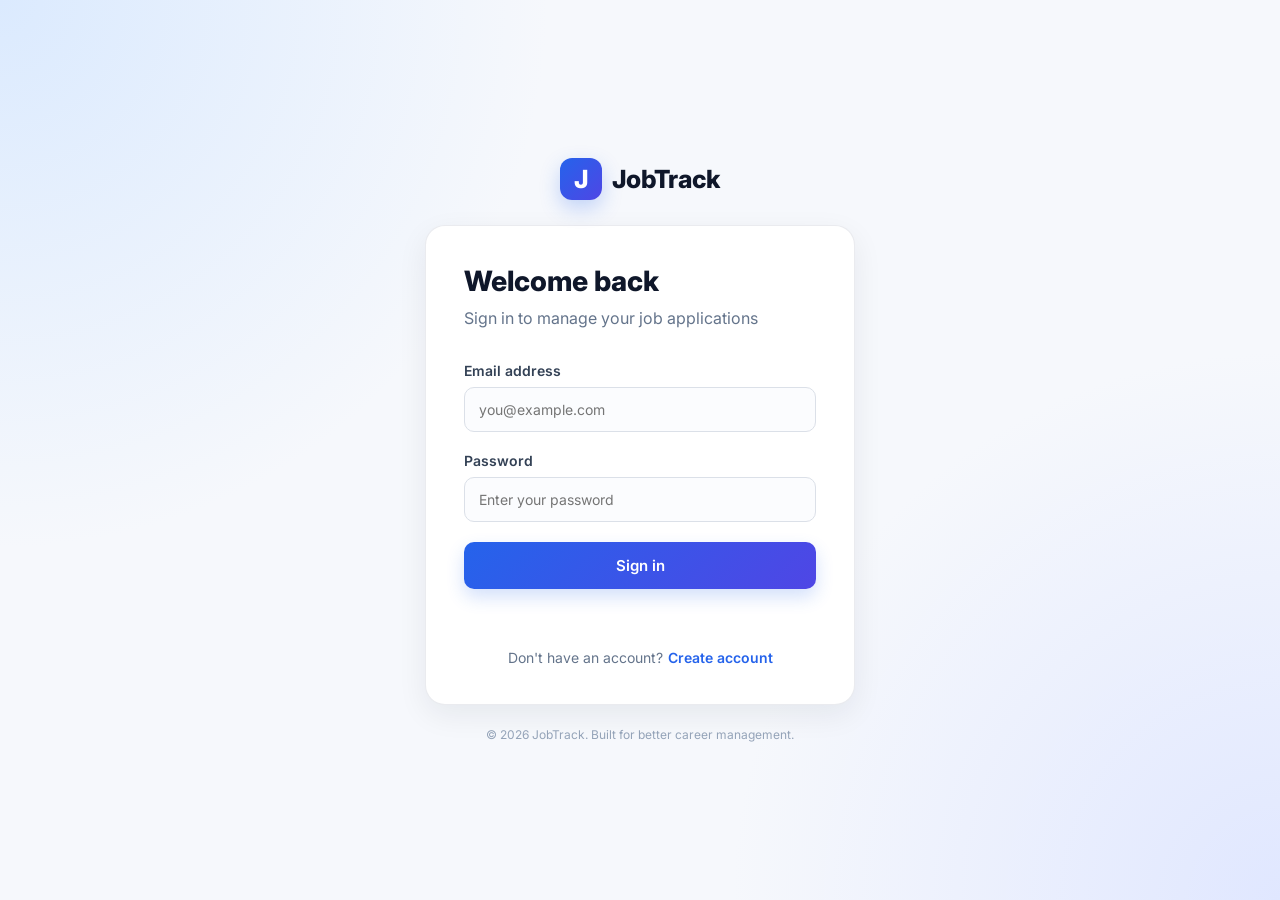
<file: job_tracker/frontend/index.html>
<!DOCTYPE html>
<html lang="en">

<head>
    <meta charset="UTF-8">
    <meta name="viewport" content="width=device-width, initial-scale=1.0">

    <title>JobTrack - Login</title>

    <link rel="preconnect" href="https://fonts.googleapis.com">
    <link rel="preconnect" href="https://fonts.gstatic.com" crossorigin>

    <link
        href="https://fonts.googleapis.com/css2?family=Inter:wght@400;500;600;700;800&display=swap"
        rel="stylesheet"
    >

    <link rel="stylesheet" href="css/style.css">
</head>

<body>

    <div class="auth-page">

        <div class="auth-container">

            <div class="brand-logo">
                <div class="brand-icon">J</div>
                <span>JobTrack</span>
            </div>

            <div class="auth-card">

                <div class="auth-header">
                    <h1>Welcome back</h1>

                    <p>
                        Sign in to manage your job applications
                    </p>
                </div>

                <form id="loginForm">

                    <div class="form-group">

                        <label for="email">
                            Email address
                        </label>

                        <input
                            type="email"
                            id="email"
                            placeholder="you@example.com"
                            required
                        >

                    </div>

                    <div class="form-group">

                        <label for="password">
                            Password
                        </label>

                        <input
                            type="password"
                            id="password"
                            placeholder="Enter your password"
                            minlength="8"
                            maxlength="72"
                            required
                        >

                    </div>

                    <button
                        type="submit"
                        class="primary-btn"
                    >
                        Sign in
                    </button>

                </form>

                <p
                    id="errorMessage"
                    class="error-message"
                ></p>

                <div class="auth-footer">

                    <span>
                        Don't have an account?
                    </span>

                    <a href="signup.html">
                        Create account
                    </a>

                </div>

            </div>

            <p class="copyright">
                © 2026 JobTrack. Built for better career management.
            </p>

        </div>

    </div>

    <script src="js/api-error.js"></script>
    <script src="js/auth.js"></script>

</body>

</html>
</file>
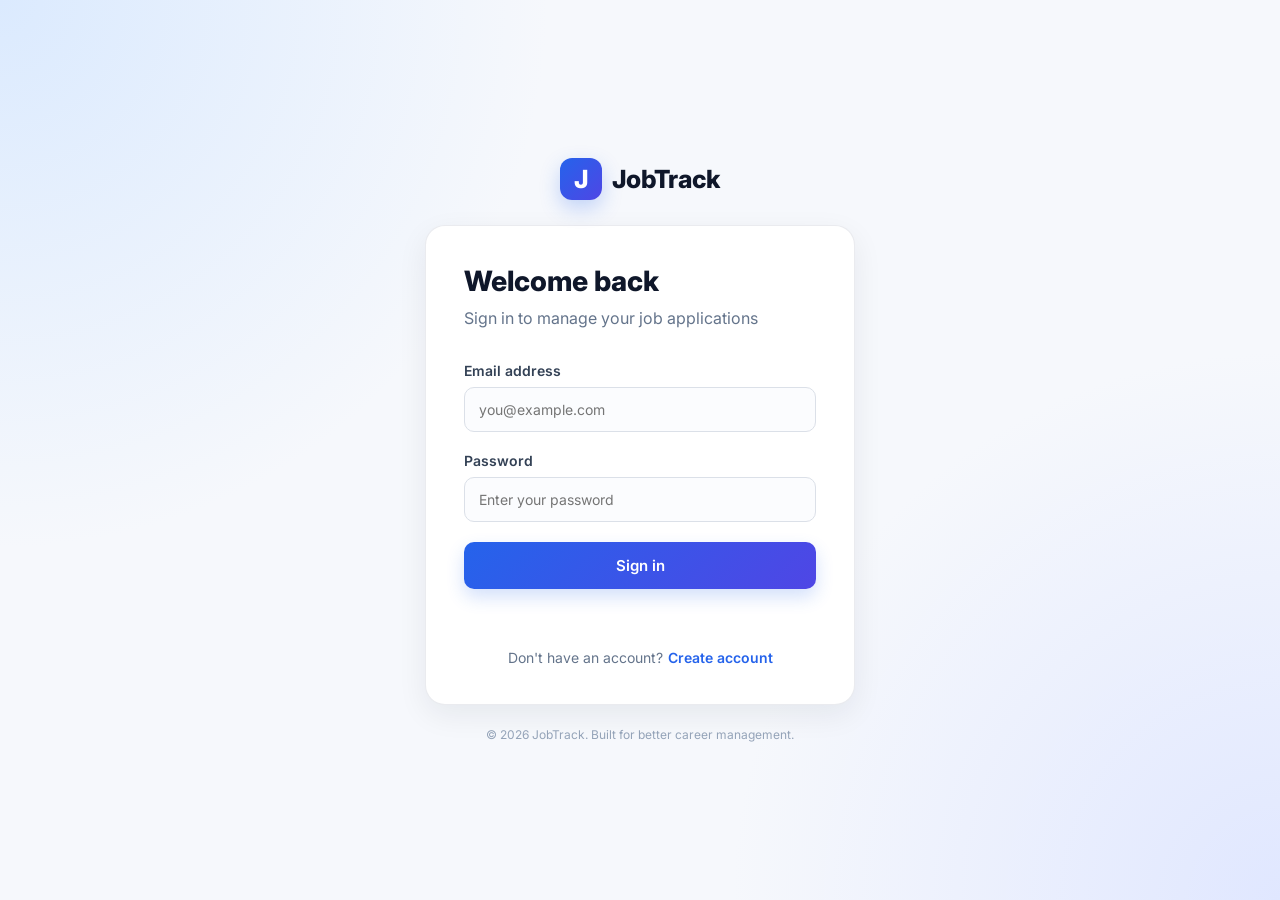
<file: job_tracker/frontend/applications.html>
<!DOCTYPE html>
<html lang="en">

<head>

    <meta charset="UTF-8">
    <meta name="viewport" content="width=device-width, initial-scale=1.0">

    <title>JobTrack - Applications</title>

    <link rel="preconnect" href="https://fonts.googleapis.com">
    <link rel="preconnect" href="https://fonts.gstatic.com" crossorigin>

    <link
        href="https://fonts.googleapis.com/css2?family=Inter:wght@400;500;600;700;800&display=swap"
        rel="stylesheet"
    >

    <link rel="stylesheet" href="css/style.css">

</head>

<body>

<div class="dashboard">

    <aside class="sidebar">

        <div class="sidebar-brand">

            <div class="brand-icon">
                J
            </div>

            <span>
                JobTrack
            </span>

        </div>


        <nav class="sidebar-nav">

            <a href="dashboard.html" class="nav-item">
                <span class="nav-icon">⌂</span>
                Dashboard
            </a>

            <a href="applications.html" class="nav-item active">
                <span class="nav-icon">▣</span>
                Applications
            </a>

            <a href="interviews.html" class="nav-item">
                <span class="nav-icon">◷</span>
                Interviews
            </a>

            <a href="notes.html" class="nav-item">
                <span class="nav-icon">✎</span>
                Notes
            </a>

        </nav>


        <div class="sidebar-bottom">

            <button id="logoutButton" class="logout-btn">
                <span>↪</span>
                Logout
            </button>

        </div>

    </aside>


    <main class="main-content">

        <header class="dashboard-header">

            <div>

                <p class="eyebrow">
                    JOB SEARCH
                </p>

                <h1>
                    Applications
                </h1>

                <p class="dashboard-subtitle">
                    Manage all your job applications.
                </p>

            </div>

        </header>


        <!-- ADD APPLICATION -->

        <section class="dashboard-card">

            <div class="card-header">

                <div>

                    <h2>
                        Add Application
                    </h2>

                    <p>
                        Add a new job application.
                    </p>

                </div>

            </div>


            <form id="applicationForm">

                <div class="form-grid">

                    <div class="form-group">

                        <label for="companyName">
                            Company Name
                        </label>

                        <input
                            type="text"
                            id="companyName"
                            placeholder="e.g. Google"
                            required
                        >

                    </div>


                    <div class="form-group">

                        <label for="jobTitle">
                            Job Title
                        </label>

                        <input
                            type="text"
                            id="jobTitle"
                            placeholder="e.g. Software Engineer"
                            required
                        >

                    </div>


                    <div class="form-group">

                        <label for="applicationStatus">
                            Status
                        </label>

                        <select id="applicationStatus" required>

                            <option value="applied">
                                Applied
                            </option>

                            <option value="interview">
                                Interview
                            </option>

                            <option value="rejected">
                                Rejected
                            </option>

                            <option value="offer">
                                Offer
                            </option>

                        </select>

                    </div>


                    <div class="form-group">

                        <label for="appliedDate">
                            Applied Date
                        </label>

                        <input
                            type="date"
                            id="appliedDate"
                            required
                        >

                    </div>


                    <div class="form-group">

                        <label for="deadline">
                            Deadline
                        </label>

                        <input
                            type="date"
                            id="deadline"
                        >

                    </div>


                    <div class="form-group">

                        <label for="salary">
                            Salary
                        </label>

                        <input
                            type="number"
                            id="salary"
                            placeholder="e.g. 80000"
                        >

                    </div>

                </div>


                <button
                    type="submit"
                    class="primary-btn"
                >
                    Add Application
                </button>


                <p
                    id="applicationMessage"
                    class="form-message"
                ></p>

            </form>

        </section>


        <!-- APPLICATION LIST -->

        <section class="dashboard-card">

            <div class="card-header">

                <div>

                    <h2>
                        Your Applications
                    </h2>

                    <p id="applicationsMessage">
                        Loading applications...
                    </p>

                </div>

            </div>


            <div id="applicationsList"></div>

        </section>

    </main>

</div>


<script src="js/app-shell.js"></script>
<script src="js/applications.js"></script>

</body>

</html>
</file>
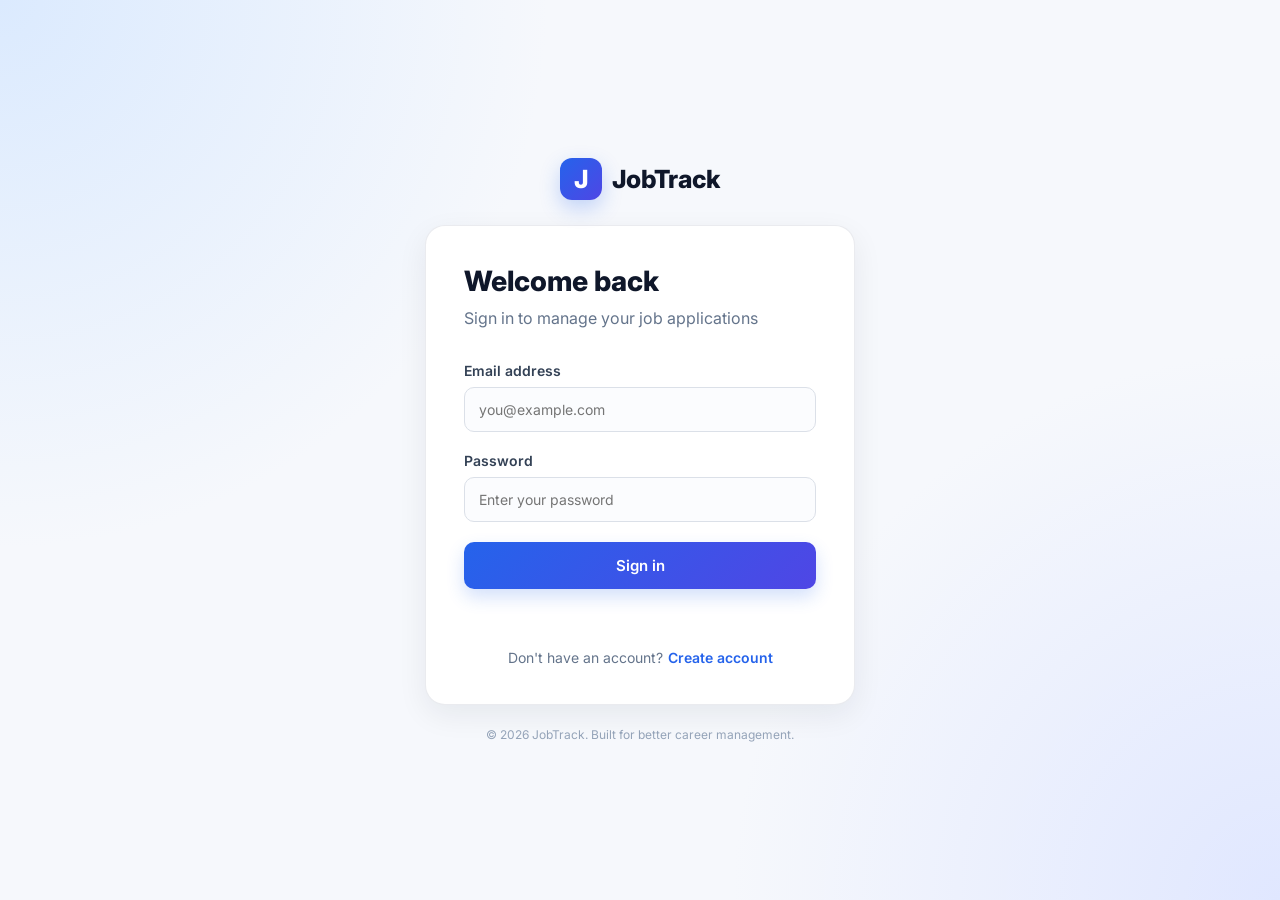
<file: job_tracker/frontend/dashboard.html>
<!DOCTYPE html>
<html lang="en">

<head>

    <meta charset="UTF-8">
    <meta name="viewport" content="width=device-width, initial-scale=1.0">

    <title>JobTrack - Dashboard</title>

    <link rel="preconnect" href="https://fonts.googleapis.com">
    <link rel="preconnect" href="https://fonts.gstatic.com" crossorigin>

    <link
        href="https://fonts.googleapis.com/css2?family=Inter:wght@400;500;600;700;800&display=swap"
        rel="stylesheet"
    >

    <link rel="stylesheet" href="css/style.css">

</head>

<body>

    <div class="dashboard">

        <aside class="sidebar">

            <div class="sidebar-brand">

                <div class="brand-icon">
                    J
                </div>

                <span>
                    JobTrack
                </span>

            </div>

            <nav class="sidebar-nav">

                <a
                    href="dashboard.html"
                    class="nav-item active"
                >
                    <span class="nav-icon">⌂</span>
                    Dashboard
                </a>

                <a
                    href="applications.html"
                    class="nav-item"
                >
                    <span class="nav-icon">▣</span>
                    Applications
                </a>

                <a
                    href="interviews.html"
                    class="nav-item"
                >
                    <span class="nav-icon">◷</span>
                    Interviews
                </a>

                <a
                    href="notes.html"
                    class="nav-item"
                >
                    <span class="nav-icon">✎</span>
                    Notes
                </a>

            </nav>

            <div class="sidebar-bottom">

                <button
                    id="logoutButton"
                    class="logout-btn"
                >
                    <span>↪</span>
                    Logout
                </button>

            </div>

        </aside>


        <main class="main-content">

            <header class="dashboard-header">

                <div>

                    <p class="eyebrow">
                        OVERVIEW
                    </p>

                    <h1>
                        Dashboard
                    </h1>

                    <p class="dashboard-subtitle">
                        Track your job search and stay organized.
                    </p>

                </div>

            </header>


            <!-- STATISTICS -->

            <section class="stats-grid">

                <div class="stat-card">

                    <div class="stat-top">

                        <span class="stat-label">
                            Total Applications
                        </span>

                        <div class="stat-icon blue">
                            ▣
                        </div>

                    </div>

                    <div
                        id="totalApplications"
                        class="stat-number"
                    >
                        0
                    </div>

                    <p class="stat-description">
                        All applications
                    </p>

                </div>


                <div class="stat-card">

                    <div class="stat-top">

                        <span class="stat-label">
                            Applied
                        </span>

                        <div class="stat-icon purple">
                            ↑
                        </div>

                    </div>

                    <div
                        id="appliedApplications"
                        class="stat-number"
                    >
                        0
                    </div>

                    <p class="stat-description">
                        Applications submitted
                    </p>

                </div>


                <div class="stat-card">

                    <div class="stat-top">

                        <span class="stat-label">
                            Interviews
                        </span>

                        <div class="stat-icon orange">
                            ◷
                        </div>

                    </div>

                    <div
                        id="interviewApplications"
                        class="stat-number"
                    >
                        0
                    </div>

                    <p class="stat-description">
                        Interview stage
                    </p>

                </div>


                <div class="stat-card">

                    <div class="stat-top">

                        <span class="stat-label">
                            Offers
                        </span>

                        <div class="stat-icon green">
                            ✓
                        </div>

                    </div>

                    <div
                        id="offerApplications"
                        class="stat-number"
                    >
                        0
                    </div>

                    <p class="stat-description">
                        Offers received
                    </p>

                </div>


                <div class="stat-card">

                    <div class="stat-top">

                        <span class="stat-label">
                            Rejected
                        </span>

                        <div class="stat-icon red">
                            ×
                        </div>

                    </div>

                    <div
                        id="rejectedApplications"
                        class="stat-number"
                    >
                        0
                    </div>

                    <p class="stat-description">
                        Applications rejected
                    </p>

                </div>

            </section>


            <!-- ADD APPLICATION -->

            <section class="dashboard-card add-application-card">

                <div class="card-header">

                    <div>

                        <h2>
                            Add Application
                        </h2>

                        <p>
                            Add a new job application.
                        </p>

                    </div>

                    <span class="card-symbol">
                        +
                    </span>

                </div>


                <form id="applicationForm">

                    <div class="form-grid">

                        <div class="form-group">

                            <label for="companyName">
                                Company Name
                            </label>

                            <input
                                type="text"
                                id="companyName"
                                placeholder="e.g. Google"
                                required
                            >

                        </div>


                        <div class="form-group">

                            <label for="jobTitle">
                                Job Title
                            </label>

                            <input
                                type="text"
                                id="jobTitle"
                                placeholder="e.g. Software Engineer Intern"
                                required
                            >

                        </div>


                        <div class="form-group">

                            <label for="applicationStatus">
                                Status
                            </label>

                            <select
                                id="applicationStatus"
                                required
                            >

                                <option value="applied">
                                    Applied
                                </option>

                                <option value="interview">
                                    Interview
                                </option>

                                <option value="rejected">
                                    Rejected
                                </option>

                                <option value="offer">
                                    Offer
                                </option>

                            </select>

                        </div>


                        <div class="form-group">

                            <label for="appliedDate">
                                Applied Date
                            </label>

                            <input
                                type="date"
                                id="appliedDate"
                                required
                            >

                        </div>


                        <div class="form-group">

                            <label for="deadline">
                                Deadline
                            </label>

                            <input
                                type="date"
                                id="deadline"
                            >

                        </div>


                        <div class="form-group">

                            <label for="salary">
                                Salary
                            </label>

                            <input
                                type="number"
                                id="salary"
                                placeholder="e.g. 80000"
                            >

                        </div>

                    </div>


                    <button
                        type="submit"
                        class="primary-btn"
                    >
                        Add Application
                    </button>


                    <p
                        id="applicationMessage"
                        class="form-message"
                    ></p>

                </form>

            </section>


            <!-- RECENT APPLICATIONS + DEADLINES -->

            <section class="dashboard-grid">

                <div class="dashboard-card">

                    <div class="card-header">

                        <div>

                            <h2>
                                Recent Applications
                            </h2>

                            <p>
                                Your latest job applications
                            </p>

                        </div>

                        <span class="card-symbol">
                            ▣
                        </span>

                    </div>


                    <div id="recentApplications">

                        <p class="empty-message">
                            Loading applications...
                        </p>

                    </div>

                </div>


                <div class="dashboard-card">

                    <div class="card-header">

                        <div>

                            <h2>
                                Upcoming Deadlines
                            </h2>

                            <p>
                                Never miss an important deadline
                            </p>

                        </div>

                        <span class="card-symbol">
                            ◷
                        </span>

                    </div>


                    <div id="upcomingDeadlines">

                        <p class="empty-message">
                            Loading deadlines...
                        </p>

                    </div>

                </div>

            </section>

        </main>

    </div>


    <script src="js/dashboard.js"></script>

</body>

</html>
</file>
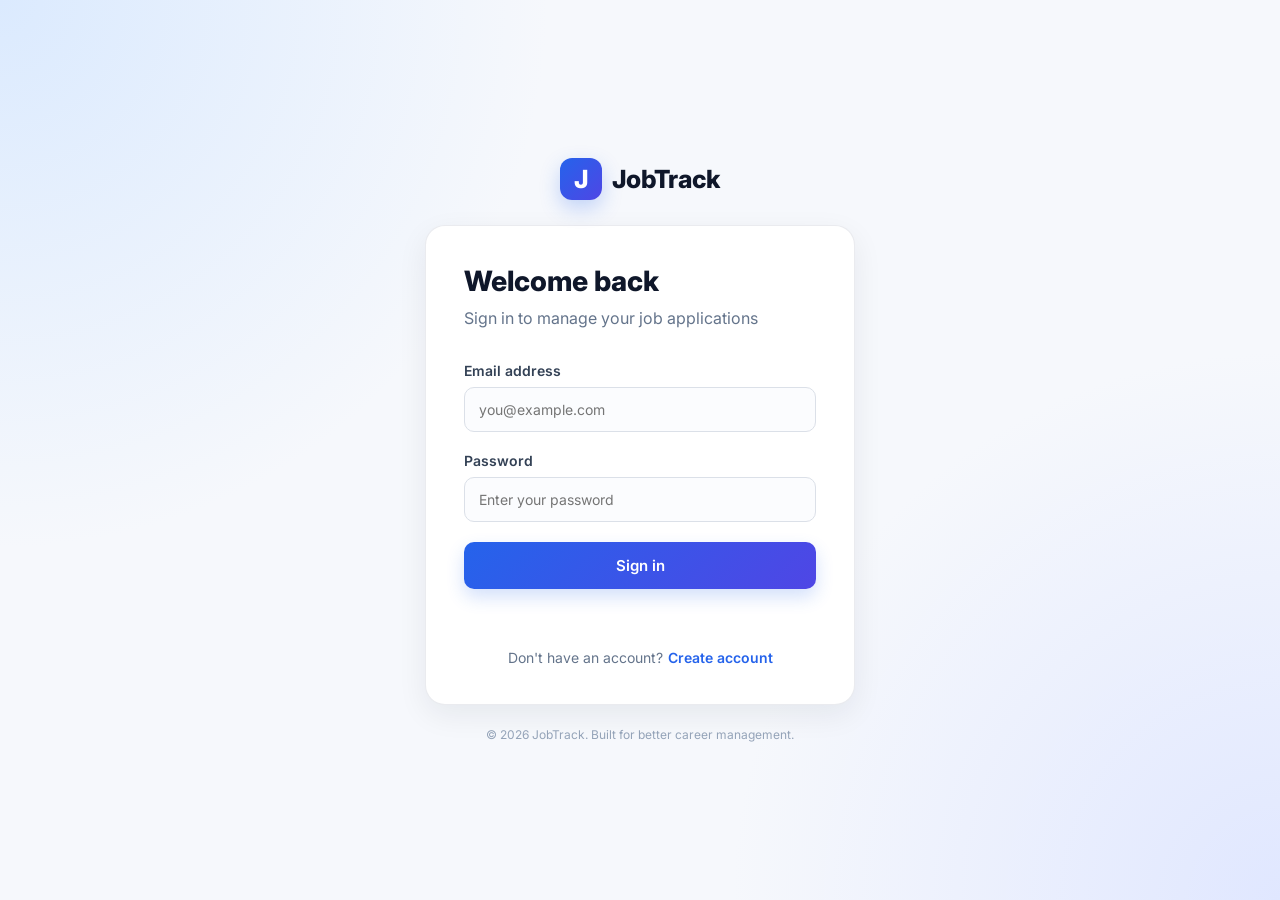
<file: job_tracker/frontend/interviews.html>
<!DOCTYPE html>
<html lang="en">

<head>

    <meta charset="UTF-8">
    <meta name="viewport" content="width=device-width, initial-scale=1.0">

    <title>JobTrack - Interviews</title>

    <link rel="preconnect" href="https://fonts.googleapis.com">
    <link rel="preconnect" href="https://fonts.gstatic.com" crossorigin>

    <link
        href="https://fonts.googleapis.com/css2?family=Inter:wght@400;500;600;700;800&display=swap"
        rel="stylesheet"
    >

    <link rel="stylesheet" href="css/style.css">

</head>

<body>

<div class="dashboard">

    <aside class="sidebar">

        <div class="sidebar-brand">

            <div class="brand-icon">
                J
            </div>

            <span>JobTrack</span>

        </div>


        <nav class="sidebar-nav">

            <a href="dashboard.html" class="nav-item">
                <span class="nav-icon">⌂</span>
                Dashboard
            </a>

            <a href="applications.html" class="nav-item">
                <span class="nav-icon">▣</span>
                Applications
            </a>

            <a href="interviews.html" class="nav-item active">
                <span class="nav-icon">◷</span>
                Interviews
            </a>

            <a href="notes.html" class="nav-item">
                <span class="nav-icon">✎</span>
                Notes
            </a>

        </nav>


        <div class="sidebar-bottom">

            <button id="logoutButton" class="logout-btn">
                <span>↪</span>
                Logout
            </button>

        </div>

    </aside>


    <main class="main-content">

        <header class="dashboard-header">

            <div>

                <p class="eyebrow">
                    JOB SEARCH
                </p>

                <h1>
                    Interviews
                </h1>

                <p class="dashboard-subtitle">
                    Track your upcoming and past interviews.
                </p>

            </div>

        </header>


        <!-- ADD INTERVIEW -->

        <section class="dashboard-card">

            <div class="card-header">

                <div>

                    <h2>
                        Add Interview
                    </h2>

                    <p>
                        Record an interview for an application.
                    </p>

                </div>

            </div>


            <form id="interviewForm">

                <div class="form-grid">

                    <div class="form-group">

                        <label for="applicationSelect">
                            Application
                        </label>

                        <select
                            id="applicationSelect"
                            required
                        >

                            <option value="">
                                Select application
                            </option>

                        </select>

                    </div>


                    <div class="form-group">

                        <label for="interviewDate">
                            Interview Date
                        </label>

                        <input
                            type="datetime-local"
                            id="interviewDate"
                            required
                        >

                    </div>


                    <div class="form-group">

                        <label for="interviewType">
                            Interview Type
                        </label>

                        <select
                            id="interviewType"
                            required
                        >

                            <option value="">
                                Select type
                            </option>

                            <option value="Technical">
                                Technical
                            </option>

                            <option value="HR">
                                HR
                            </option>

                            <option value="Managerial">
                                Managerial
                            </option>

                            <option value="Behavioral">
                                Behavioral
                            </option>

                            <option value="Other">
                                Other
                            </option>

                        </select>

                    </div>


                    <div class="form-group">

                        <label for="interviewResult">
                            Result
                        </label>

                        <select id="interviewResult">

                            <option value="">
                                Not decided
                            </option>

                            <option value="Passed">
                                Passed
                            </option>

                            <option value="Failed">
                                Failed
                            </option>

                            <option value="Pending">
                                Pending
                            </option>

                        </select>

                    </div>

                </div>


                <button
                    type="submit"
                    class="primary-btn"
                >
                    Add Interview
                </button>


                <p
                    id="interviewMessage"
                    class="form-message"
                ></p>

            </form>

        </section>


        <!-- INTERVIEW LIST -->

        <section class="dashboard-card">

            <div class="card-header">

                <div>

                    <h2>
                        Upcoming and Past Interviews
                    </h2>

                    <p id="interviewsMessage">
                        Loading interviews...
                    </p>

                </div>

            </div>


            <div id="interviewsList"></div>

        </section>

    </main>

</div>


<script src="js/app-shell.js"></script>
<script src="js/interviews.js"></script>

</body>

</html>
</file>
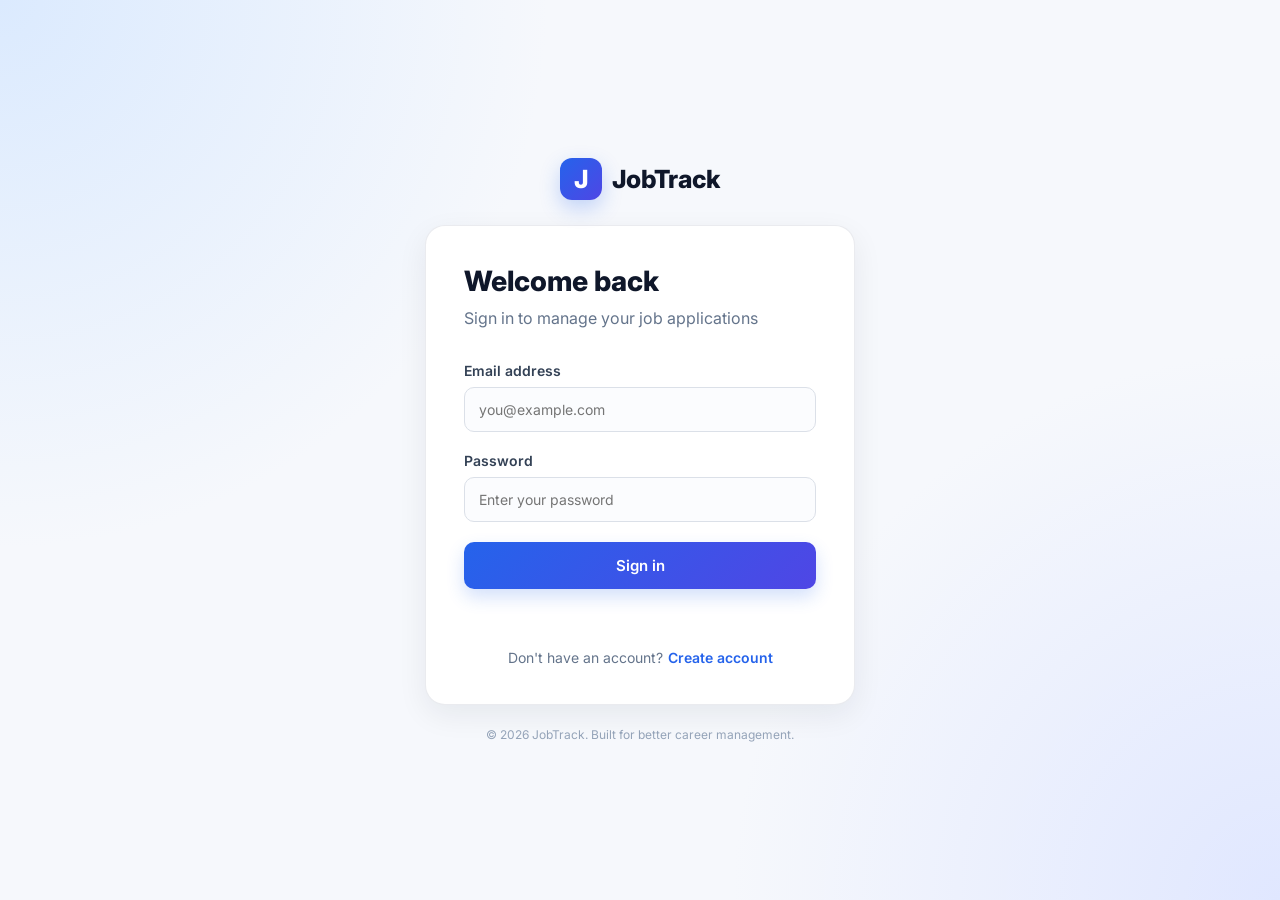
<file: job_tracker/frontend/notes.html>
<!DOCTYPE html>
<html lang="en">

<head>

    <meta charset="UTF-8">
    <meta name="viewport" content="width=device-width, initial-scale=1.0">

    <title>JobTrack - Notes</title>

    <link rel="preconnect" href="https://fonts.googleapis.com">
    <link rel="preconnect" href="https://fonts.gstatic.com" crossorigin>

    <link
        href="https://fonts.googleapis.com/css2?family=Inter:wght@400;500;600;700;800&display=swap"
        rel="stylesheet"
    >

    <link rel="stylesheet" href="css/style.css">

</head>

<body>

<div class="dashboard">

    <aside class="sidebar">

        <div class="sidebar-brand">

            <div class="brand-icon">
                J
            </div>

            <span>
                JobTrack
            </span>

        </div>


        <nav class="sidebar-nav">

            <a href="dashboard.html" class="nav-item">
                <span class="nav-icon">⌂</span>
                Dashboard
            </a>

            <a href="applications.html" class="nav-item">
                <span class="nav-icon">▣</span>
                Applications
            </a>

            <a href="interviews.html" class="nav-item">
                <span class="nav-icon">◷</span>
                Interviews
            </a>

            <a href="notes.html" class="nav-item active">
                <span class="nav-icon">✎</span>
                Notes
            </a>

        </nav>


        <div class="sidebar-bottom">

            <button
                id="logoutButton"
                class="logout-btn"
            >
                <span>↪</span>
                Logout
            </button>

        </div>

    </aside>


    <main class="main-content">

        <header class="dashboard-header">

            <div>

                <p class="eyebrow">
                    JOB SEARCH
                </p>

                <h1>
                    Notes
                </h1>

                <p class="dashboard-subtitle">
                    Keep important notes for your applications.
                </p>

            </div>

        </header>


        <!-- ADD NOTE -->

        <section class="dashboard-card">

            <div class="card-header">

                <div>

                    <h2>
                        Add Note
                    </h2>

                    <p>
                        Save a note for one of your applications.
                    </p>

                </div>

            </div>


            <form id="noteForm">

                <div class="form-group">

                    <label for="noteApplication">
                        Application
                    </label>

                    <select
                        id="noteApplication"
                        required
                    >

                        <option value="">
                            Select application
                        </option>

                    </select>

                </div>


                <div class="form-group">

                    <label for="noteContent">
                        Note
                    </label>

                    <textarea
                        id="noteContent"
                        rows="6"
                        placeholder="Write your note here..."
                        required
                    ></textarea>

                </div>


                <button
                    type="submit"
                    class="primary-btn"
                >
                    Add Note
                </button>


                <p
                    id="noteMessage"
                    class="form-message"
                ></p>

            </form>

        </section>


        <!-- NOTES LIST -->

        <section class="dashboard-card">

            <div class="card-header">

                <div>

                    <h2>
                        Your Notes
                    </h2>

                    <p id="notesMessage">
                        Loading notes...
                    </p>

                </div>

            </div>


            <div id="notesList"></div>

        </section>

    </main>

</div>


<script src="js/app-shell.js"></script>
<script src="js/notes.js"></script>

</body>

</html>
</file>
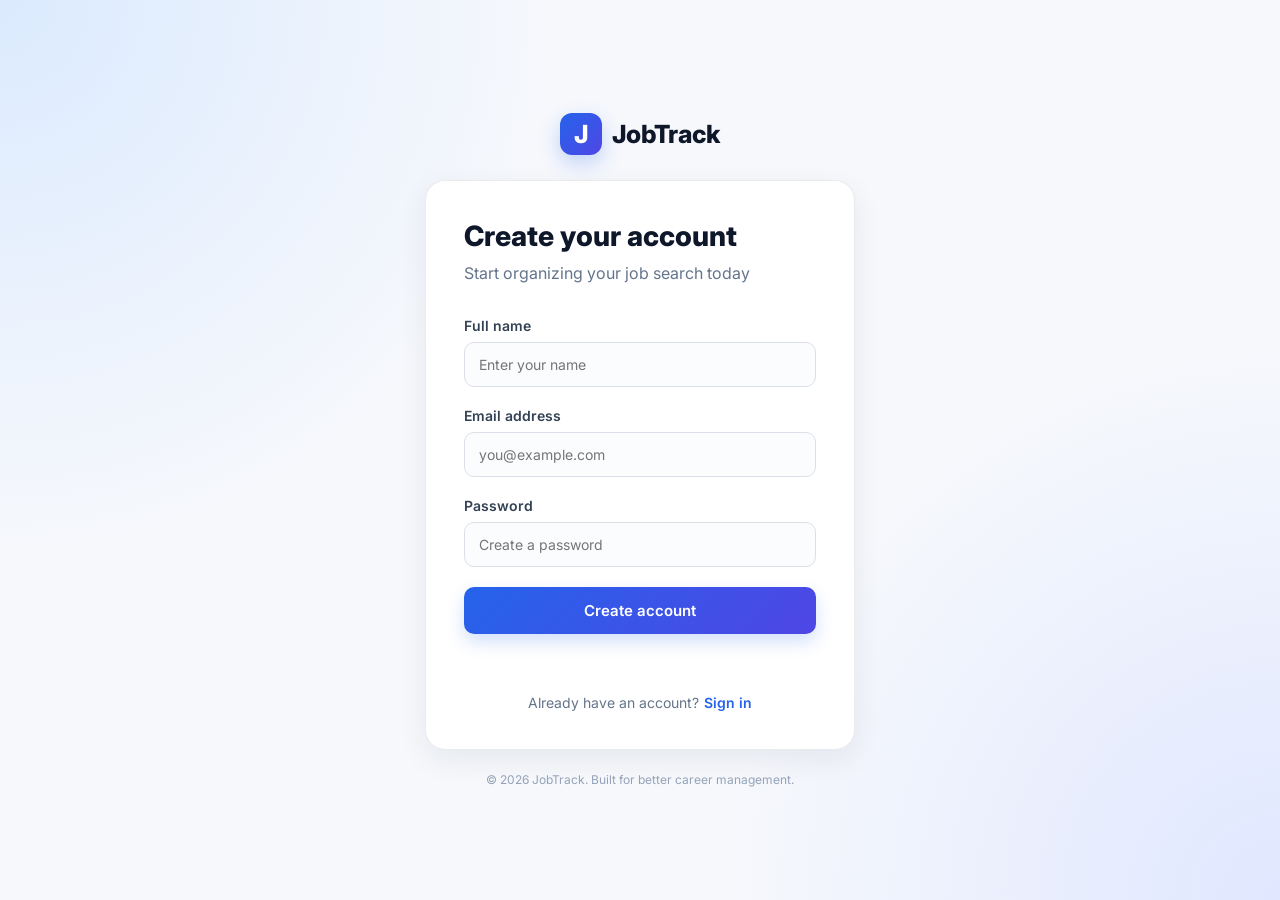
<file: job_tracker/frontend/signup.html>
<!DOCTYPE html>
<html lang="en">

<head>

    <meta charset="UTF-8">
    <meta name="viewport" content="width=device-width, initial-scale=1.0">

    <title>JobTrack - Create Account</title>

    <link rel="preconnect" href="https://fonts.googleapis.com">
    <link rel="preconnect" href="https://fonts.gstatic.com" crossorigin>

    <link
        href="https://fonts.googleapis.com/css2?family=Inter:wght@400;500;600;700;800&display=swap"
        rel="stylesheet"
    >

    <link rel="stylesheet" href="css/style.css">

</head>

<body>

    <div class="auth-page">

        <div class="auth-container">

            <div class="brand-logo">
                <div class="brand-icon">J</div>
                <span>JobTrack</span>
            </div>

            <div class="auth-card">

                <div class="auth-header">

                    <h1>Create your account</h1>

                    <p>
                        Start organizing your job search today
                    </p>

                </div>

                <form id="signupForm">

                    <div class="form-group">

                        <label for="name">
                            Full name
                        </label>

                        <input
                            type="text"
                            id="name"
                            placeholder="Enter your name"
                            required
                        >

                    </div>

                    <div class="form-group">

                        <label for="email">
                            Email address
                        </label>

                        <input
                            type="email"
                            id="email"
                            placeholder="you@example.com"
                            required
                        >

                    </div>

                    <div class="form-group">

                        <label for="password">
                            Password
                        </label>

                        <input
                            type="password"
                            id="password"
                            placeholder="Create a password"
                            minlength="8"
                            maxlength="72"
                            required
                        >

                    </div>

                    <button
                        type="submit"
                        class="primary-btn"
                    >
                        Create account
                    </button>

                </form>

                <p
                    id="signupMessage"
                    class="message"
                ></p>

                <div class="auth-footer">

                    <span>
                        Already have an account?
                    </span>

                    <a href="index.html">
                        Sign in
                    </a>

                </div>

            </div>

            <p class="copyright">
                © 2026 JobTrack. Built for better career management.
            </p>

        </div>

    </div>

    <script src="js/api-error.js"></script>
    <script src="js/signup.js"></script>

</body>

</html>
</file>
<file: job_tracker/frontend/css/style.css>
:root {
    --navy: #0f172a;
    --navy-light: #172554;
    --blue: #2563eb;
    --blue-dark: #1d4ed8;
    --blue-light: #eff6ff;

    --purple: #7c3aed;
    --purple-light: #f3e8ff;

    --green: #16a34a;
    --green-light: #dcfce7;

    --orange: #ea580c;
    --orange-light: #ffedd5;

    --red: #dc2626;
    --red-light: #fee2e2;

    --background: #f6f8fc;
    --white: #ffffff;

    --text: #111827;
    --text-secondary: #64748b;
    --border: #e5e7eb;

    --shadow: 0 10px 30px rgba(15, 23, 42, 0.07);

    --transition: all 0.25s ease;
}

* {
    margin: 0;
    padding: 0;
    box-sizing: border-box;
}
/* =========================
   FORMS
========================= */

.form-grid {
    display: grid;

    grid-template-columns:
        repeat(2, 1fr);

    gap: 20px;
}

.form-group select,
.form-group textarea {
    width: 100%;

    padding: 13px 14px;

    border: 1px solid #dbe0e8;

    border-radius: 10px;

    background: #fbfcfe;

    font-family: inherit;
    font-size: 14px;

    transition: var(--transition);
}

.form-group select:focus,
.form-group textarea:focus {
    outline: none;

    background: white;

    border-color: var(--blue);

    box-shadow:
        0 0 0 4px rgba(37, 99, 235, 0.1);
}

.form-group textarea {
    resize: vertical;

    min-height: 120px;
}

.form-message {
    min-height: 20px;

    margin-top: 15px;

    color: var(--blue);

    font-size: 13px;
    font-weight: 500;
}

.delete-btn {
    margin-top: 10px;

    padding: 6px 10px;

    border: none;

    border-radius: 7px;

    background: var(--red-light);

    color: var(--red);

    font-family: inherit;

    font-size: 11px;
    font-weight: 600;

    cursor: pointer;

    transition: var(--transition);
}

.delete-btn:hover {
    background: var(--red);

    color: white;
}

@media (max-width: 700px) {

    .form-grid {
        grid-template-columns: 1fr;
    }

}

body {
    font-family: "Inter", sans-serif;
    background: var(--background);
    color: var(--text);
}

/* =========================
   AUTH PAGES
========================= */

.auth-page {
    min-height: 100vh;

    display: flex;
    justify-content: center;
    align-items: center;

    padding: 30px;

    background:
        radial-gradient(
            circle at top left,
            #dbeafe 0,
            transparent 35%
        ),
        radial-gradient(
            circle at bottom right,
            #e0e7ff 0,
            transparent 35%
        ),
        var(--background);
}

.auth-container {
    width: 100%;
    max-width: 430px;

    animation: fadeUp 0.6s ease;
}

.brand-logo {
    display: flex;
    justify-content: center;
    align-items: center;

    gap: 10px;

    margin-bottom: 25px;

    font-size: 25px;
    font-weight: 800;

    color: var(--navy);
}

.brand-icon {
    width: 42px;
    height: 42px;

    display: flex;
    justify-content: center;
    align-items: center;

    border-radius: 12px;

    color: white;

    background:
        linear-gradient(
            135deg,
            #2563eb,
            #4f46e5
        );

    box-shadow:
        0 8px 20px rgba(37, 99, 235, 0.25);
}

.auth-card {
    background: var(--white);

    padding: 38px;

    border: 1px solid rgba(229, 231, 235, 0.8);

    border-radius: 20px;

    box-shadow: var(--shadow);
}

.auth-header {
    margin-bottom: 30px;
}

.auth-header h1 {
    font-size: 28px;
    font-weight: 800;

    color: var(--navy);

    margin-bottom: 8px;
}

.auth-header p {
    color: var(--text-secondary);

    line-height: 1.6;
}

.form-group {
    margin-bottom: 20px;
}

.form-group label {
    display: block;

    margin-bottom: 8px;

    font-size: 14px;
    font-weight: 600;

    color: #334155;
}

.form-group input {
    width: 100%;

    padding: 13px 14px;

    border: 1px solid #dbe0e8;

    border-radius: 10px;

    background: #fbfcfe;

    font-family: inherit;
    font-size: 14px;

    transition: var(--transition);
}

.form-group input:focus {
    outline: none;

    background: white;

    border-color: var(--blue);

    box-shadow:
        0 0 0 4px rgba(37, 99, 235, 0.1);
}

.primary-btn {
    width: 100%;

    padding: 14px;

    border: none;
    border-radius: 10px;

    background:
        linear-gradient(
            135deg,
            var(--blue),
            #4f46e5
        );

    color: white;

    font-family: inherit;
    font-size: 15px;
    font-weight: 600;

    cursor: pointer;

    transition: var(--transition);

    box-shadow:
        0 8px 18px rgba(37, 99, 235, 0.2);
}

.primary-btn:hover {
    transform: translateY(-2px);

    box-shadow:
        0 12px 25px rgba(37, 99, 235, 0.3);
}

.primary-btn:active {
    transform: translateY(0);
}

.auth-footer {
    display: flex;
    justify-content: center;

    gap: 5px;

    margin-top: 25px;

    font-size: 14px;

    color: var(--text-secondary);
}

.auth-footer a {
    color: var(--blue);

    font-weight: 600;

    text-decoration: none;
}

.auth-footer a:hover {
    text-decoration: underline;
}

.error-message {
    min-height: 20px;

    margin-top: 15px;

    text-align: center;

    color: var(--red);

    font-size: 14px;
}

.message {
    min-height: 20px;

    margin-top: 15px;

    text-align: center;

    font-size: 14px;
}

.copyright {
    margin-top: 22px;

    text-align: center;

    color: #94a3b8;

    font-size: 12px;
}

/* =========================
   DASHBOARD
========================= */

.dashboard {
    min-height: 100vh;

    display: flex;
}

/* Sidebar */

.sidebar {
    width: 250px;

    min-height: 100vh;

    display: flex;
    flex-direction: column;

    padding: 25px 18px;

    background:
        linear-gradient(
            180deg,
            #0f172a,
            #172554
        );

    color: white;
}

.sidebar-brand {
    display: flex;
    align-items: center;

    gap: 10px;

    padding: 0 10px;

    margin-bottom: 45px;

    font-size: 20px;
    font-weight: 800;
}

.sidebar-brand .brand-icon {
    width: 38px;
    height: 38px;

    border-radius: 10px;

    background:
        linear-gradient(
            135deg,
            #2563eb,
            #6366f1
        );
}

.sidebar-nav {
    display: flex;
    flex-direction: column;

    gap: 7px;
}

.nav-item {
    display: flex;
    align-items: center;

    gap: 12px;

    padding: 12px 14px;

    border-radius: 10px;

    color: #cbd5e1;

    text-decoration: none;

    font-size: 14px;
    font-weight: 500;

    transition: var(--transition);
}

.nav-item:hover {
    color: white;

    background: rgba(255, 255, 255, 0.08);
}

.nav-item.active {
    color: white;

    background:
        linear-gradient(
            135deg,
            #2563eb,
            #4f46e5
        );

    box-shadow:
        0 8px 18px rgba(37, 99, 235, 0.25);
}

.nav-icon {
    width: 20px;

    text-align: center;

    font-size: 16px;
}

.sidebar-bottom {
    margin-top: auto;
}

.logout-btn {
    width: 100%;

    display: flex;
    align-items: center;

    gap: 10px;

    padding: 12px 14px;

    border: 1px solid rgba(255, 255, 255, 0.08);

    border-radius: 10px;

    background: rgba(255, 255, 255, 0.05);

    color: #cbd5e1;

    font-family: inherit;
    font-size: 14px;

    cursor: pointer;

    transition: var(--transition);
}

.logout-btn:hover {
    background: rgba(220, 38, 38, 0.15);

    color: #fca5a5;
}

/* Main */

.main-content {
    flex: 1;

    padding: 45px;

    overflow-x: hidden;
}

.dashboard-header {
    margin-bottom: 32px;
}

.eyebrow {
    margin-bottom: 8px;

    color: var(--blue);

    font-size: 11px;
    font-weight: 700;

    letter-spacing: 1.5px;
}

.dashboard-header h1 {
    margin-bottom: 7px;

    color: var(--navy);

    font-size: 32px;
    font-weight: 800;
}

.dashboard-subtitle {
    color: var(--text-secondary);

    font-size: 14px;
}

/* Statistics */

.stats-grid {
    display: grid;

    grid-template-columns:
        repeat(5, 1fr);

    gap: 18px;

    margin-bottom: 25px;
}

.stat-card {
    padding: 21px;

    background: white;

    border: 1px solid var(--border);

    border-radius: 15px;

    box-shadow:
        0 5px 20px rgba(15, 23, 42, 0.04);

    transition: var(--transition);

    animation: fadeUp 0.5s ease;
}

.stat-card:hover {
    transform: translateY(-4px);

    box-shadow:
        0 12px 30px rgba(15, 23, 42, 0.08);
}

.stat-top {
    display: flex;
    justify-content: space-between;
    align-items: center;

    margin-bottom: 15px;
}

.stat-label {
    color: var(--text-secondary);

    font-size: 12px;
    font-weight: 600;
}

.stat-icon {
    width: 34px;
    height: 34px;

    display: flex;
    justify-content: center;
    align-items: center;

    border-radius: 9px;

    font-size: 15px;
    font-weight: 700;
}

.stat-icon.blue {
    background: var(--blue-light);
    color: var(--blue);
}

.stat-icon.purple {
    background: var(--purple-light);
    color: var(--purple);
}

.stat-icon.orange {
    background: var(--orange-light);
    color: var(--orange);
}

.stat-icon.green {
    background: var(--green-light);
    color: var(--green);
}

.stat-icon.red {
    background: var(--red-light);
    color: var(--red);
}

.stat-number {
    margin-bottom: 5px;

    color: var(--navy);

    font-size: 30px;
    font-weight: 800;
}

.stat-description {
    color: #94a3b8;

    font-size: 11px;
}

/* Dashboard Cards */

.dashboard-grid {
    display: grid;

    grid-template-columns:
        1fr 1fr;

    gap: 22px;
}

.dashboard-card {
    min-height: 300px;

    padding: 25px;

    background: white;

    border: 1px solid var(--border);

    border-radius: 15px;

    box-shadow:
        0 5px 20px rgba(15, 23, 42, 0.04);

    animation: fadeUp 0.6s ease;
}

.card-header {
    display: flex;
    justify-content: space-between;

    margin-bottom: 20px;
}

.card-header h2 {
    margin-bottom: 5px;

    color: var(--navy);

    font-size: 17px;
    font-weight: 700;
}

.card-header p {
    color: var(--text-secondary);

    font-size: 12px;
}

.card-symbol {
    width: 35px;
    height: 35px;

    display: flex;
    justify-content: center;
    align-items: center;

    border-radius: 9px;

    background: var(--blue-light);

    color: var(--blue);
}

/* Application Items */

.application-item,
.deadline-item {
    display: flex;

    justify-content: space-between;
    align-items: center;

    padding: 14px 0;

    border-bottom: 1px solid #f0f2f5;
}

.application-item:last-child,
.deadline-item:last-child {
    border-bottom: none;
}

.application-item strong,
.deadline-item strong {
    color: #1e293b;

    font-size: 13px;
}

.application-item p,
.deadline-item p {
    margin-top: 5px;

    color: var(--text-secondary);

    font-size: 11px;
}

.status-badge {
    padding: 5px 9px;

    border-radius: 20px;

    background: var(--blue-light);

    color: var(--blue);

    font-size: 10px;
    font-weight: 600;

    text-transform: capitalize;
}

.deadline-item span {
    color: var(--red);

    font-size: 11px;
    font-weight: 600;
}

.empty-message {
    padding: 40px 0;

    text-align: center;

    color: #94a3b8;

    font-size: 13px;
}

/* =========================
   ANIMATIONS
========================= */

@keyframes fadeUp {
    from {
        opacity: 0;
        transform: translateY(12px);
    }

    to {
        opacity: 1;
        transform: translateY(0);
    }
}

/* =========================
   RESPONSIVE
========================= */

@media (max-width: 1200px) {

    .stats-grid {
        grid-template-columns:
            repeat(3, 1fr);
    }

}

@media (max-width: 900px) {

    .sidebar {
        width: 210px;
    }

    .main-content {
        padding: 30px;
    }

    .dashboard-grid {
        grid-template-columns: 1fr;
    }

}

@media (max-width: 700px) {

    .dashboard {
        flex-direction: column;
    }

    .sidebar {
        width: 100%;
        min-height: auto;

        padding: 15px;
    }

    .sidebar-brand {
        margin-bottom: 15px;
    }

    .sidebar-nav {
        flex-direction: row;
    }

    .nav-item {
        flex: 1;
        justify-content: center;
    }

    .sidebar-bottom {
        margin-top: 15px;
    }

    .main-content {
        padding: 20px;
    }

    .stats-grid {
        grid-template-columns:
            repeat(2, 1fr);
    }

}

@media (max-width: 480px) {

    .auth-page {
        padding: 15px;
    }

    .auth-card {
        padding: 25px 20px;
    }

    .auth-header h1 {
        font-size: 24px;
    }

    .stats-grid {
        grid-template-columns: 1fr;
    }

    .dashboard-header h1 {
        font-size: 26px;
    }

    .main-content {
        padding: 15px;
    }

    .sidebar-nav {
        flex-direction: column;
    }

    .nav-item {
        justify-content: flex-start;
    }

}
</file>
